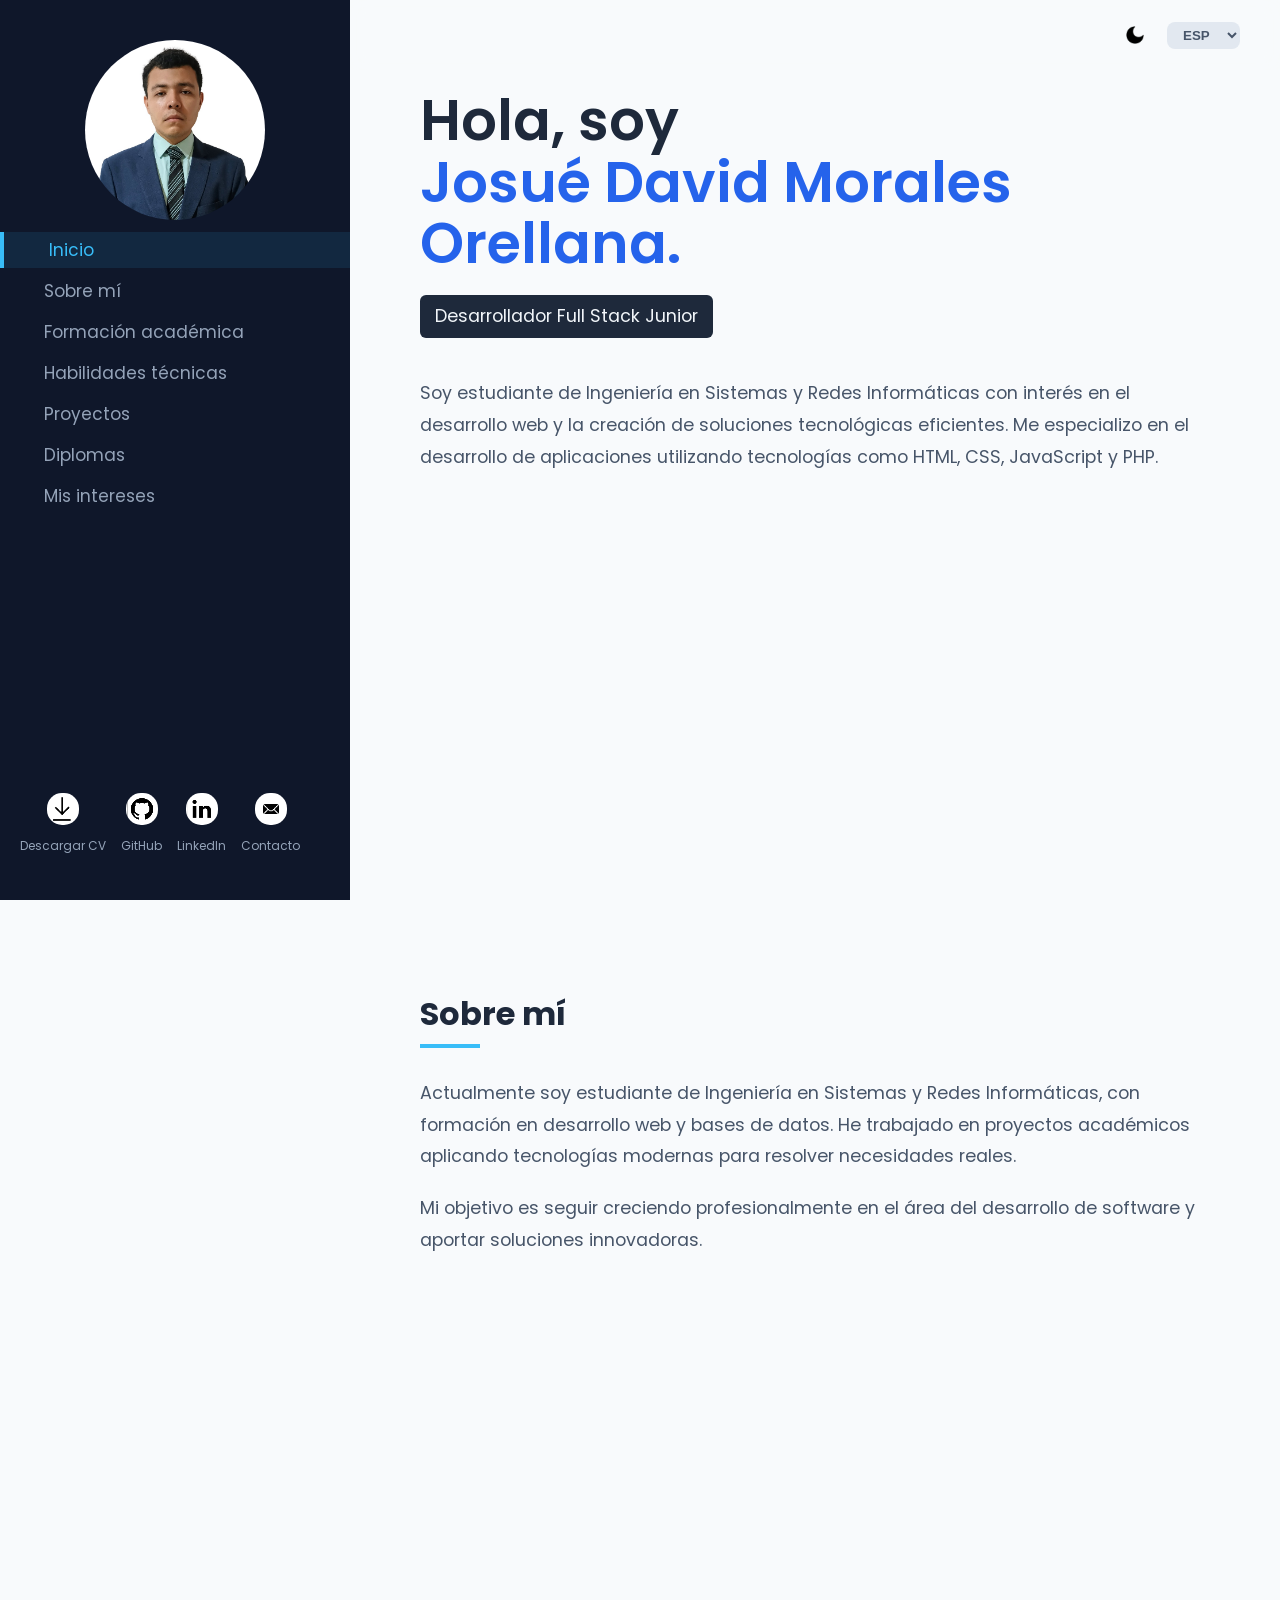
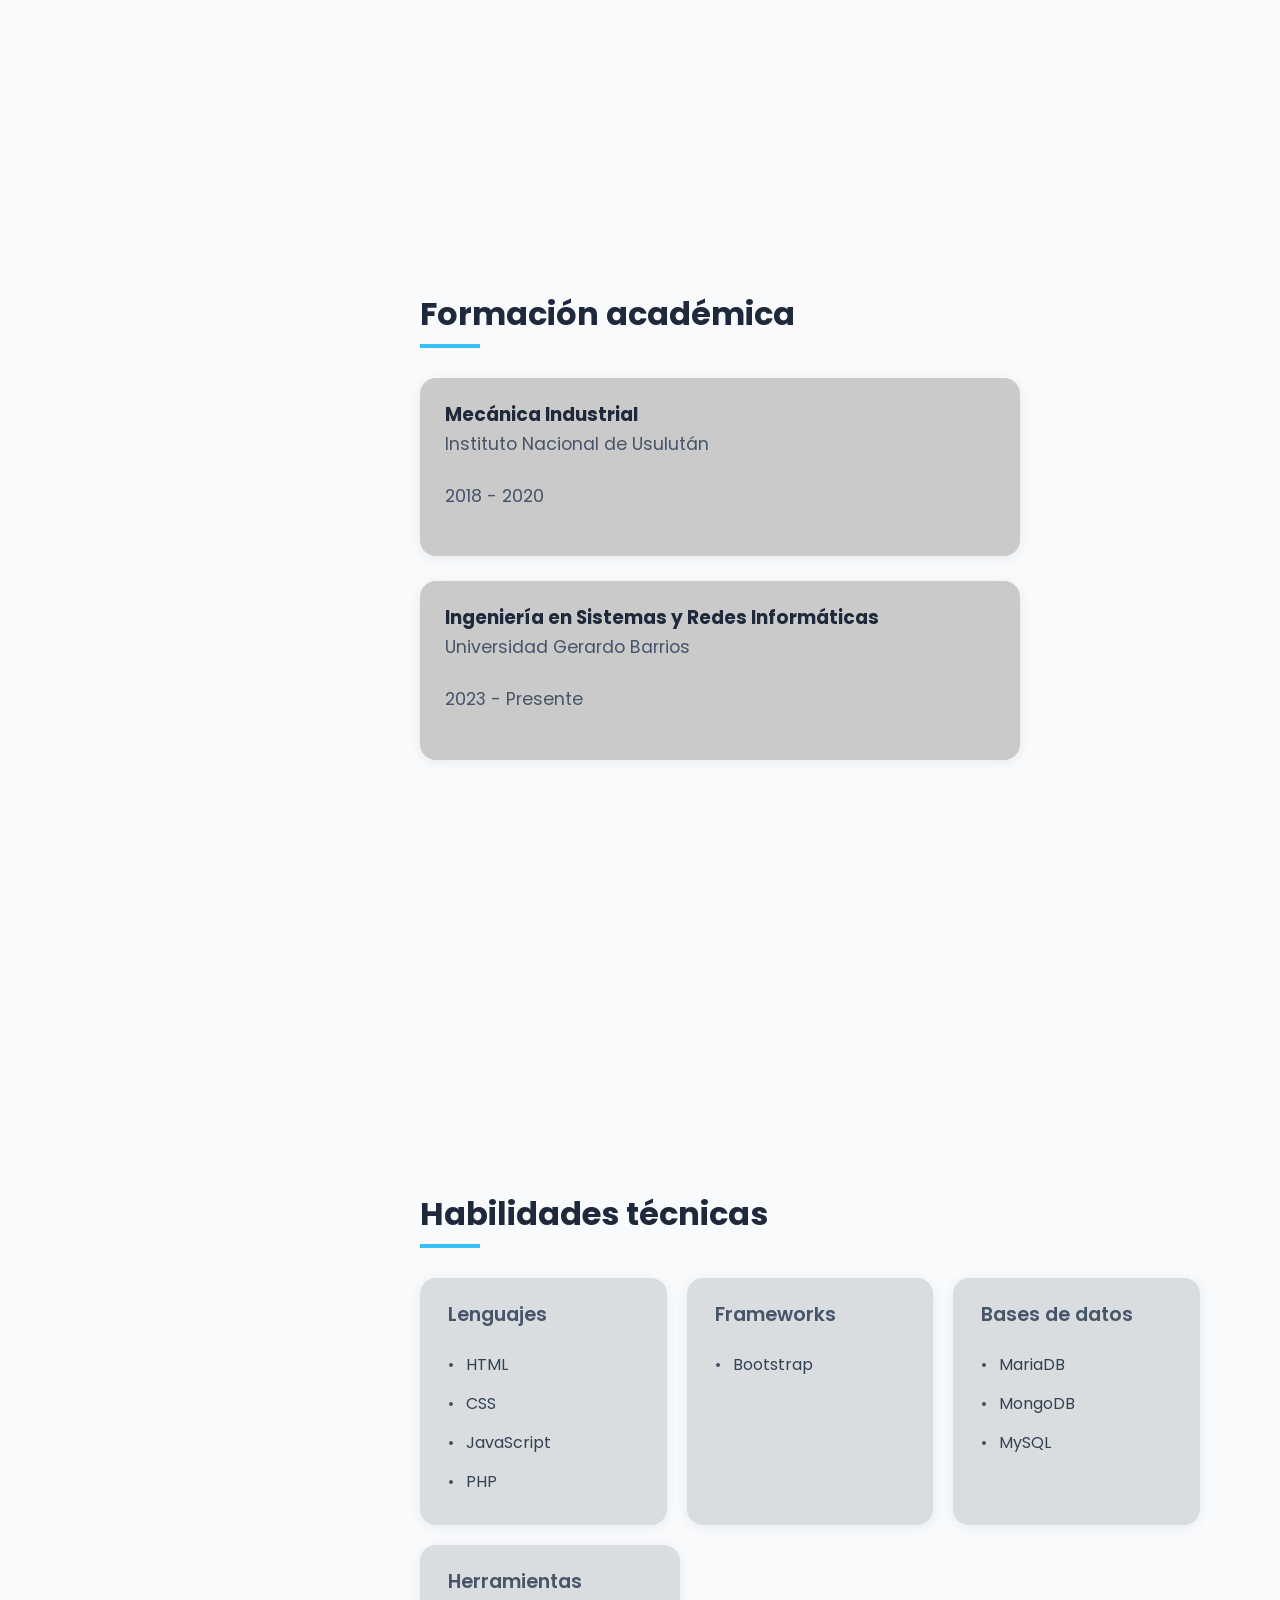
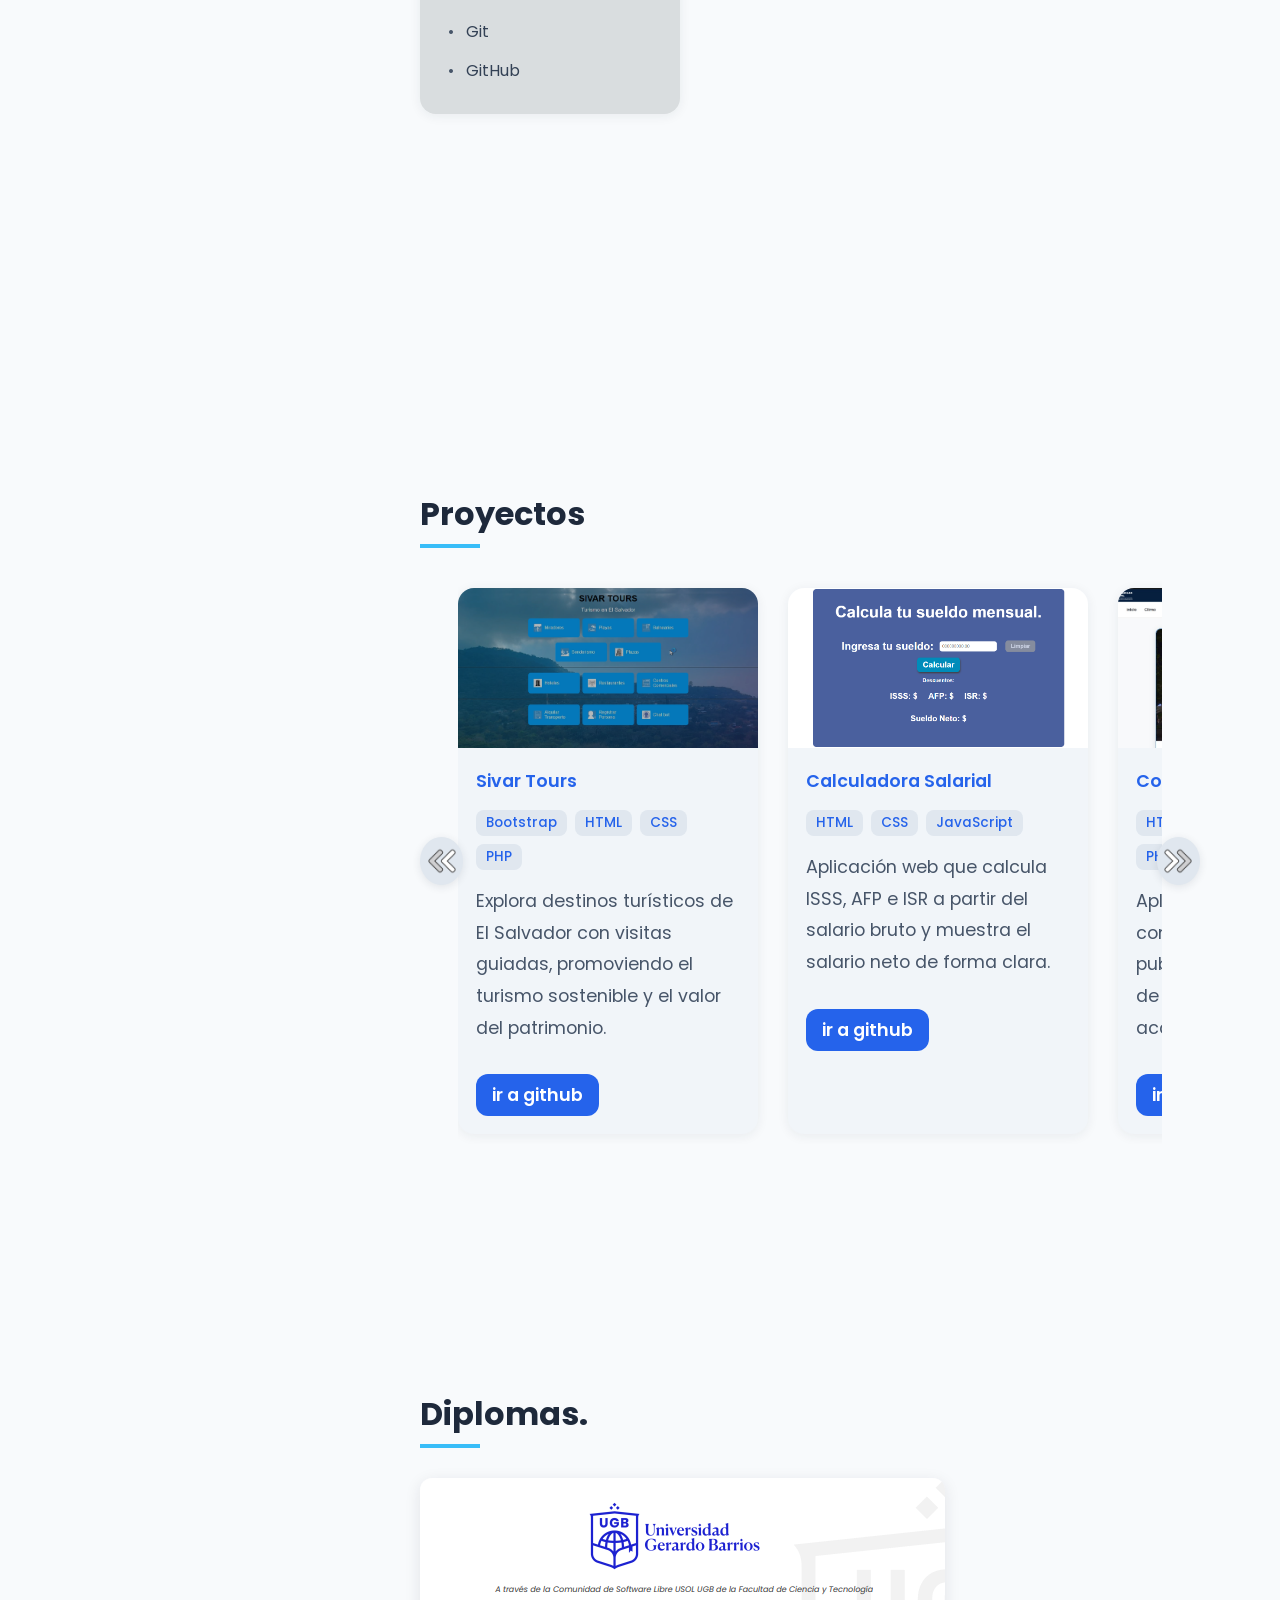
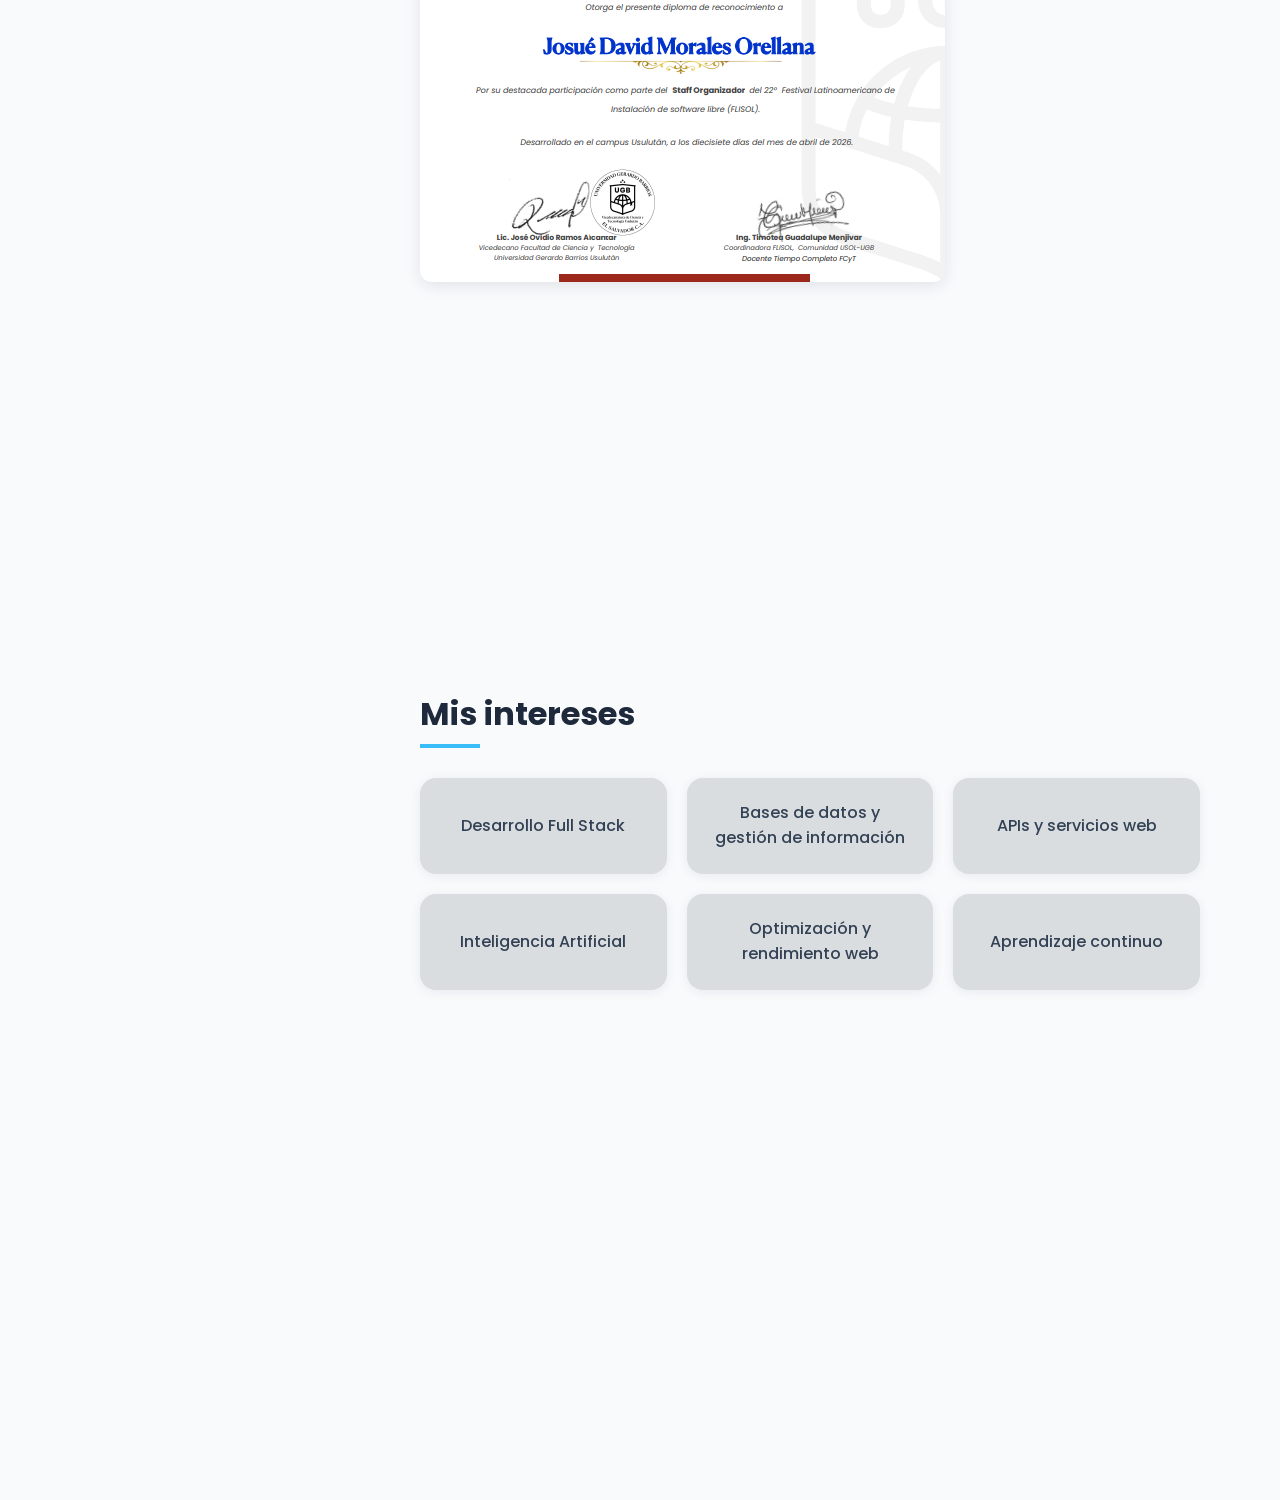
<file: index.html>
<!DOCTYPE html>
<html lang="es">
<head>
    <meta charset="UTF-8">
    <meta name="viewport" content="width=device-width, initial-scale=1.0">
    <title>Portafolio - Josué Morales</title>
    <link rel="stylesheet" href="estilo.css">
    <link href="https://fonts.googleapis.com/css2?family=Poppins:wght@300;400;600&display=swap" rel="stylesheet">
</head>
<body>

    <div class="contenedor">
        <aside class="BarraLateral">
            <div class="contenidoSuperior">
                <div class="perfilContenedor">
                    <img src="imagen/fotoPerfil.png" class="FotoPerfil" alt="Foto de Josué Morales">
                </div>
                
                <nav class="menuPrincipal">
                    <ul>
                        <li><a href="#inicio" class="nav-link active">Inicio</a></li>
                        <li><a href="#sobre-mi" class="nav-link">Sobre mí</a></li>
                        <li><a href="#formacion-academica" class="nav-link">Formación académica</a></li>
                        <li><a href="#habilidades" class="nav-link">Habilidades técnicas</a></li>
                        <li><a href="#proyectos" class="nav-link">Proyectos</a></li>
                        <li><a href="#diplomas" class="nav-link">Diplomas</a></li>
                        <li><a href="#mis-intereses" class="nav-link">Mis intereses</a></li>
                    </ul>
                </nav>
            </div>

            <footer class="pieBarraLateral">
                <div class="iconosSociales">
                    <a href="curriculum/Developer - Josue Morales.pdf" class="iconoItem" title="Descargar CV" target="_blank">
                        <img src="imagen/descarga.jpg" alt="CV">
                        <label class="descargaCV">Descargar CV</label>
                    </a>
                    <a href="https://github.com/josueorellana" class="iconoItem" title="GitHub" target="_blank">
                        <img src="imagen/github.png" alt="GitHub">
                        <label class="github">GitHub</label>
                    </a>
                    <a href="https://www.linkedin.com/in/josu%C3%A9-david-morales-orellana-44b73b3ab/" class="iconoItem" title="LinkedIn" target="_blank">
                        <img src="imagen/linkedin.png" alt="LinkedIn">
                        <label class="linkedin">LinkedIn</label>
                    </a>
                    <a href="contacto/contacto.html" class="iconoItem" title="contacto">
                        <img src="imagen/contacto.jpg" alt="contacto">
                        <label class="contacto">Contacto</label>
                    </a>
                </div>
            </footer>
        </aside>

        <main class="contenido">
            <header class="barraHerramientas">
                <div class="controles">
                    <img src="imagen/luna.png" class="iconoLuna" alt="Modo Oscuro">
                    <select id="seleccionIdioma2" class="seleccionIdioma2">
                        <option value="es">ESP</option>
                        <option value="en">ENG</option>
                    </select>
                </div>
            </header>

            <section id="inicio" class="seccion">
                <h1>Hola, soy <span>Josué David Morales Orellana.</span></h1>
                <p class="etiqueta-cargo"><span>Desarrollador Full Stack Junior</span></p>
                <p class="descripcion-intro">Soy estudiante de Ingeniería en Sistemas y Redes Informáticas con interés en el desarrollo web y la creación de soluciones tecnológicas eficientes. Me especializo en el desarrollo de aplicaciones utilizando tecnologías como HTML, CSS, JavaScript y PHP.</p>
            </section>

            <section id="sobre-mi" class="seccion">
                <h2>Sobre mí</h2>
                <p>Actualmente soy estudiante de Ingeniería en Sistemas y Redes Informáticas, con formación en desarrollo web y bases de datos. He trabajado en proyectos académicos aplicando tecnologías modernas para resolver necesidades reales.</p>
                <p>Mi objetivo es seguir creciendo profesionalmente en el área del desarrollo de software y aportar soluciones innovadoras.</p>
            </section>

            <section id="formacion-academica" class="seccion">
                <h2>Formación académica</h2>
                <div class="card-formacion">
                    <h3>Mecánica Industrial</h3>
                    <p>Instituto Nacional de Usulután</p>
                    <p>2018 - 2020</p>
                </div>
                <br>
                <div class="card-formacion">
                    <h3>Ingeniería en Sistemas y Redes Informáticas</h3>
                    <p>Universidad Gerardo Barrios</p>
                    <p>2023 - Presente</p>
                </div>
            </section>

            <section id="habilidades" class="seccion">
                <h2>Habilidades técnicas</h2>
                <div class="cards-habilidades">
                    <div class="card-habilidad">
                        <h3>Lenguajes</h3>
                        <ul>
                            <li>HTML</li>
                            <li>CSS</li>
                            <li>JavaScript</li>
                            <li>PHP</li>
                        </ul>
                    </div>
                    <div class="card-habilidad">
                        <h3>Frameworks</h3>
                        <ul>
                            <li>Bootstrap</li>
                        </ul>
                    </div>
                    <div class="card-habilidad">
                        <h3>Bases de datos</h3>
                        <ul>
                            <li>MariaDB</li>
                            <li>MongoDB</li>
                            <li>MySQL</li>
                        </ul>
                    </div>
                    <div class="card-habilidad">
                        <h3>Herramientas</h3>
                        <ul>
                            <li>Git</li>
                            <li>GitHub</li>
                        </ul>
                    </div>
                </div>
            </section>

            <section id="proyectos" class="seccion">
                <h2>Proyectos</h2>
                <div class="carrusel-proyectos">
                    <button class="carrusel-btn carrusel-btn-izq">
                        <img src="imagen/izquierda.png" alt="Izquierda" class="icono-flecha-izq">
                    </button>
                    <div class="carrusel-track">
                        <div class="card-proyecto">
                            <img src="imagen/sivar_tours.png" alt="Proyecto 1">
                            <div class="card-proyecto-info">
                                <h3>Sivar Tours</h3>
                                <div class="tecnologias">
                                    <span>Bootstrap</span><span>HTML</span><span>CSS</span><span>PHP</span>
                                </div>
                                <p>Explora destinos turísticos de El Salvador con visitas guiadas, promoviendo el turismo sostenible y el valor del patrimonio.</p>
                                <a class="irGithub" href="https://github.com/JosueInge/Enginer-Team" target="_blank">ir a github</a>
                            </div>
                        </div>
                        <div class="card-proyecto">
                            <img src="imagen/calculadoraSalarial.png" alt="Proyecto 2">
                            <div class="card-proyecto-info">
                                <h3>Calculadora Salarial</h3>
                                <div class="tecnologias">
                                    <span>HTML</span><span>CSS</span><span>JavaScript</span>
                                </div>
                                <p>Aplicación web que calcula ISSS, AFP e ISR a partir del salario bruto y muestra el salario neto de forma clara.</p>
                                <a class="irGithub" href="https://github.com/josueorellana/Calculo_Salario_El_salvador" target="_blank">ir a github</a>
                            </div>
                        </div>
                        <div class="card-proyecto">
                            <img src="imagen/comunicado_digital.png" alt="Proyecto 3">
                            <div class="card-proyecto-info">
                                <h3>Comunicado Digital</h3>
                                <div class="tecnologias">
                                    <span>HTML</span><span>CSS</span><span>JavaScript</span><span>PHP</span><span>MySQL</span><span>Bootstrap</span>
                                </div>
                                <p>Aplicación web tipo periódico comunitario que permite publicar y gestionar noticias de forma organizada y accesible.</p>
                                <a class="irGithub" href="https://github.com/JosueInge/Enginer-Team" target="_blank">ir a github</a>
                            </div>
                        </div>
                    </div>
                    <button class="carrusel-btn carrusel-btn-der">
                        <img src="imagen/derecha.png" alt="Derecha" class="icono-flecha-der">
                    </button>
                </div>
            </section>

            <section id="diplomas" class="seccion">
                <h2>Diplomas.</h2>
                <img src="imagen/DIPLOMA-FINAL-23.png" alt="Diplomas" class="diplomas-imagen">
            </section>

            <section id="mis-intereses" class="seccion">
                <h2>Mis intereses</h2>
                <div class="cards-intereses">
                    <div class="card-interes">Desarrollo Full Stack</div>
                    <div class="card-interes">Bases de datos y gestión de información</div>
                    <div class="card-interes">APIs y servicios web</div>
                    <div class="card-interes">Inteligencia Artificial</div>
                    <div class="card-interes">Optimización y rendimiento web</div>
                    <div class="card-interes">Aprendizaje continuo</div>
                </div>
            </section>
        </main>
    </div>

    <script src="vista.js"></script>
</body>
</html>
</file>
<file: estilo.css>
/* Carrusel de proyectos */
.carrusel-proyectos {
    display: flex;
    align-items: center;
    gap: 5px;
    margin-top: 30px;
    position: relative;
    width: 100%;
}

.carrusel-track {
    display: flex;
    overflow-x: hidden; /* Oculta el scroll */
    scroll-behavior: smooth;
    gap: 30px;
    padding: 10px 0;
    width: 100%;
}

/* Oculta la barra de scroll en navegadores modernos */
.carrusel-track::-webkit-scrollbar {
    display: none;
}
.carrusel-track {
    -ms-overflow-style: none;
    scrollbar-width: none;
}

.carrusel-btn {
    background: #e0e7ef;
    border: none;
    border-radius: 50%;
    width: 48px;
    height: 48px;
    display: flex;
    align-items: center;
    justify-content: center;
    cursor: pointer;
    box-shadow: 0 2px 8px rgba(30,41,59,0.10);
    transition: background 0.2s, transform 0.2s;
    z-index: 2;
}
.carrusel-btn:hover {
    background: #38bdf8;
    transform: scale(1.08);
}
.carrusel-btn img {
    width: 28px;
    height: 28px;
}
.carrusel-btn-izq {
    margin-right: -10px;
    z-index: 2;
}
.carrusel-btn-der {
    margin-left: -10px;
    z-index: 2;
}
.carrusel-proyectos {
    align-items: center;
    width: 100%;
}

.card-proyecto {
    background: #f1f5f9;
    border-radius: 16px;
    box-shadow: 0 2px 12px rgba(30,41,59,0.07);
    min-width: 300px;
    max-width: 320px;
    flex: 0 0 300px;
    display: flex;
    flex-direction: column;
    overflow: hidden;
    transition: transform 0.2s, box-shadow 0.2s;
}
.card-proyecto:hover {
    transform: translateY(-6px) scale(1.03);
    box-shadow: 0 6px 24px rgba(56,189,248,0.13);
}
.card-proyecto img {
    width: 100%;
    height: 160px;
    object-fit: cover;
    background: #cbd5e1;
}
.card-proyecto-info {
    padding: 20px 18px 18px 18px;
    display: flex;
    flex-direction: column;
    gap: 10px;
}
.card-proyecto-info h3 {
    color: #2563eb;
    font-size: 1.1rem;
    margin-bottom: 6px;
    font-weight: 600;
}
.tecnologias {
    display: flex;
    flex-wrap: wrap;
    gap: 8px;
    margin-bottom: 6px;
}
.tecnologias span {
    background: #e0e7ef;
    color: #2563eb;
    font-size: 0.85rem;
    padding: 3px 10px;
    border-radius: 8px;
    font-weight: 500;
}
.card-proyecto-info p {
    color: #334155;
    font-size: 0.98rem;
    margin: 0;
}

.irGithub {
    margin-top: auto;
    align-self: flex-start;
    text-decoration: none;
    border-radius: 12px;
    padding: 8px 16px;
    background-color: #2563eb;
    color: #ffffff;
    font-weight: 600;
    font-size: 1.1rem;
    transition: color 0.2s;
}

.irGithub:hover {
    color: #334155;
}

* {
    margin: 0;
    padding: 0;
    box-sizing: border-box;
}

body {
    background-color: #f8fafc; /* Un gris más suave */
    font-family: 'Poppins', sans-serif;
    color: #1e293b;
    overflow-x: hidden;
}

.contenedor {
    display: flex;
    width: 100%;
}

/* --- BARRA LATERAL --- */
.BarraLateral {
    width: 350px; /* Reducido un poco para mejor equilibrio */
    height: 100vh;
    background-color: #0f172a; /* Azul noche más profundo */
    color: rgb(160, 18, 18);
    position: fixed;
    display: flex;
    flex-direction: column;
    justify-content: space-between;
    padding: 40px 0;
    z-index: 1001;
}

.perfilContenedor {
    text-align: center;
    margin-bottom: 5px;
}

.FotoPerfil {
    width: 180px;
    height: 180px;
    border-radius: 50%;
    border: 3px;
    object-fit: cover;
}

/* Menú alineado a la izquierda */
.menuPrincipal ul {
    list-style: none;
}

.menuPrincipal ul li {
    margin: 5px 0;
}

.menuPrincipal ul li a {
    color: #94a3b8;
    text-decoration: none;
    display: block;
    padding: 5px 40px;
    font-size: 17px;
    transition: all 0.3s ease;
    border-left: 4px solid transparent;
}

.menuPrincipal ul li a:hover, 
.menuPrincipal ul li a.active {
    color: #38bdf8;
    background-color: rgba(56, 189, 248, 0.1);
    border-left: 4px solid #38bdf8;
    padding-left: 45px; /* Pequeño desplazamiento al hacer hover */
}

/* Pie de barra lateral con iconos sociales */
.pieBarraLateral {
    text-align: center;
    padding: 0 20px;
}

.iconosSociales {
    display: flex;
    justify-content: left;
    gap: 15px;
    margin-bottom: 5px;
}

.iconosSociales a {
  text-decoration: none;
}

.descargaCV, .github, .linkedin, .contacto {
    display: block;
    font-size: 12px;
    color: #94a3b8;
    margin-top: 5px;
    transition: 0.3s;
}

.iconoItem img {
    width: 32px;
    height: 32px;
    border-radius: 15px;
    filter: grayscale(100%) brightness(150%);
    transition: 0.3s;
}

.iconoItem:hover img {
    filter: grayscale(0%) brightness(100%);
    transform: translateY(-3px);
}

/* --- CONTENIDO PRINCIPAL --- */
.contenido {
    margin-left: 340px;
    width: calc(100% - 340px);
    min-height: 100vh;
}

/* Encabezado superior derecho */
.barraHerramientas {
    position: fixed;
    top: 0;
    right: 0;
    width: calc(100% - 320px);
    height: 70px;
    display: flex;
    justify-content: flex-end;
    align-items: center;
    padding: 0 40px;
    background-color: rgba(248, 250, 252, 0.8);
    backdrop-filter: blur(10px);
    z-index: 1000;
}

.controles {
    display: flex;
    align-items: center;
    gap: 20px;
}

.iconoLuna {
    width: 24px;
    cursor: pointer;
    transition: 0.3s;
}

.seleccionIdioma2 {
    background: #e2e8f0;
    border: none;
    padding: 5px 12px;
    border-radius: 8px;
    font-weight: 600;
    color: #475569;
    cursor: pointer;
}

/* Secciones */
.seccion {
    padding: 90px 80px 60px; /* Más aire a los lados */
    min-height: 100vh;
    max-width: 1000px;
}

.seccion h1 {
    font-size: 3.5rem;
    font-weight: 600;
    line-height: 1.1;
    margin-bottom: 20px;
}

.seccion h1 span {
    color: #2563eb;
    display: block;
}

.etiqueta-cargo span {
    display: inline-block;
    background-color: #1e293b;
    color: #f1f5f9;
    padding: 6px 15px;
    border-radius: 6px;
    font-weight: 400;
    margin-bottom: 20px;
}

.descripcion-intro, .seccion p {
    font-size: 1.1rem;
    line-height: 1.8;
    color: #475569;
    margin-bottom: 20px;
}

.seccion h2 {
    font-size: 2rem;
    margin-bottom: 30px;
    position: relative;
    padding-bottom: 10px;
}

.seccion h2::after {
    content: '';
    position: absolute;
    bottom: 0;
    left: 0;
    width: 60px;
    height: 4px;
    background: #38bdf8;
}

.card-formacion {
    background: #cacaca;
    border-radius: 16px;
    box-shadow: 0 2px 12px rgba(30,41,59,0.07);
    padding: 22px 25px 24px 25px;
    max-width: 600px;
}

/* Tarjetas de habilidades técnicas */
.cards-habilidades {
    display: flex;
    flex-wrap: wrap;
    gap: 20px;
    margin-top: 30px;
}

.card-habilidad {
    background: #d9dddf;
    border-radius: 16px;
    box-shadow: 0 2px 12px rgba(30,41,59,0.07);
    padding: 22px 28px 24px 28px;
    min-width: 220px;
    flex: 1 1 220px;
    max-width: 260px;
    transition: transform 0.2s, box-shadow 0.2s;
}

.card-habilidad:hover {
    transform: translateY(-6px) scale(1.03);
    box-shadow: 0 6px 24px rgba(56,189,248,0.13);
}

.card-habilidad h3 {
    color: #475569;
    font-size: 1.2rem;
    margin-bottom: 16px;
    font-weight: 600;
}

.card-habilidad ul {
    list-style: none;
    padding: 0;
}

.card-habilidad ul li {
    padding: 7px 0 7px 18px;
    position: relative;
    color: #334155;
    font-size: 1rem;
}

.card-habilidad ul li::before {
    content: '•';
    position: absolute;
    left: 0;
    color: #475569;
    font-size: 1rem;
}

.cards-intereses {
    display: flex;
    flex-wrap: wrap;
    gap: 20px;
    margin-top: 30px;
}

.card-interes {
    background: #d9dddf;
    border-radius: 16px;
    box-shadow: 0 2px 12px rgba(30,41,59,0.07);
    padding: 22px 28px 24px 28px;
    min-width: 220px;
    flex: 1 1 220px;
    max-width: 260px;
    transition: transform 0.2s, box-shadow 0.2s;
    color: #334155;
    font-size: 1rem;
    font-weight: 500;
    display: flex;
    align-items: center;
    justify-content: center;
    text-align: center;
}

.card-interes:hover {
    transform: translateY(-6px) scale(1.03);
    box-shadow: 0 6px 24px rgba(56,189,248,0.13);
}

.lista-blanda {
    list-style: none;
}

.lista-blanda li {
    padding: 8px 0;
    padding-left: 25px;
    position: relative;
}

.lista-blanda li::before {
    content: '→';
    position: absolute;
    left: 0;
    color: #38bdf8;
}

.diplomas-imagen {
    max-width: 800px;
    height: auto;
    display: block;
    border-radius: 12px;
    box-shadow: 0 4px 16px rgba(25, 34, 49, 0.1);
    transition: transform 0.2s, box-shadow 0.2s;
}

/* MODO OSCURO (Contenido) */
.contenido.dark-mode {
    background-color: #0f172a;
    color: white;
}

.contenido.dark-mode .barraHerramientas {
    background-color: rgba(15, 23, 42, 0.8);
}

.contenido.dark-mode .card-interes {
    background: #1e293b;
    color: #e2e8f0;
}

.contenido.dark-mode .descripcion-intro, 
.contenido.dark-mode .seccion p {
    color: #94a3b8;
}

.contenido.dark-mode .seccion h1 {
    color: white;
}

@media (max-width: 991px) {
    .BarraLateral {
        width: 280px;
    }

    .contenido {
        margin-left: 280px;
        width: calc(100% - 280px);
    }

    .barraHerramientas {
        width: calc(100% - 280px);
    }

    .seccion {
        padding: 15px 48px 56px;
    }

    .seccion h1 {
        font-size: 3rem;
    }
}

@media (max-width: 767px) {
    html {
        scroll-padding-top: 80px;
    }

    #diplomas,
    #mis-intereses {
        display: flex;
        flex-direction: column;
        align-items: center;
        text-align: center;
        padding-top: 24px;
    }

    #diplomas h2,
    #mis-intereses h2 {
        margin-bottom: 16px;
    }

    .diplomas-imagen {
        width: 100%;
        max-width: 100%;
        height: auto;
        display: block;
    }

    .contenedor {
        flex-direction: column;
    }

    .BarraLateral {
        position: relative;
        width: 100%;
        height: auto;
        min-height: auto;
        padding: 28px 20px 24px;
        gap: 24px;
    }

    .contenidoSuperior {
        display: flex;
        flex-direction: column;
        gap: 24px;
    }

    .perfilContenedor {
        margin-bottom: 0;
    }

    .FotoPerfil {
        width: 120px;
        height: 120px;
    }

    .menuPrincipal ul {
        display: flex;
        flex-wrap: wrap;
        justify-content: center;
        gap: 10px;
    }

    .menuPrincipal ul li {
        margin: 0;
    }

    .menuPrincipal ul li a {
        padding: 10px 14px;
        font-size: 15px;
        border-left: none;
        border-bottom: 3px solid transparent;
        border-radius: 10px;
        background-color: rgba(148, 163, 184, 0.08);
    }

    .menuPrincipal ul li a:hover,
    .menuPrincipal ul li a.active {
        padding-left: 14px;
        border-left: none;
        border-bottom-color: #38bdf8;
    }

    .pieBarraLateral {
        padding: 0;
    }

    .iconosSociales {
        justify-content: center;
        flex-wrap: wrap;
        gap: 18px;
    }

    .contenido {
        margin-left: 0;
        width: 100%;
    }

    .barraHerramientas {
        position: sticky;
        width: 100%;
        padding: 14px 20px;
        height: auto;
        justify-content: center;
    }

    .controles {
        width: 100%;
        justify-content: center;
    }

    .seccion {
        min-height: auto;
        max-width: 100%;
        padding: 15px 20px;
        scroll-margin-top: 80px;
    }

    .seccion h1 {
        font-size: 2.4rem;
    }

    .seccion h2 {
        font-size: 1.75rem;
        margin-bottom: 24px;
    }

    .descripcion-intro,
    .seccion p {
        font-size: 1rem;
        line-height: 1.7;
    }

    .card-formacion,
    .card-habilidad {
        max-width: 100%;
    }

    .card-habilidad,
    .card-interes {
        min-width: 0;
        flex: 1 1 100%;
    }

    .cards-intereses {
        justify-content: center;
    }

    .card-interes {
        flex: 0 1 auto;
        width: auto;
        max-width: 280px;
    }

    .cards-habilidades {
        gap: 16px;
    }

    .carrusel-proyectos {
        gap: 0;
    }

    .carrusel-btn {
        display: none;
    }

    .carrusel-track {
        overflow-x: auto;
        scroll-snap-type: x mandatory;
        padding: 10px 2px 10px 0;
        gap: 16px;
    }

    .card-proyecto {
        min-width: calc(100vw - 56px);
        max-width: calc(100vw - 56px);
        flex: 0 0 calc(100vw - 56px);
        scroll-snap-align: start;
    }
}

@media (max-width: 480px) {
    #diplomas {
        padding: 18px 8px 24px;
    }

    #diplomas h2 {
        font-size: 1.4rem;
        line-height: 1.3;
    }

    .diplomas-imagen {
        width: 100%;
        max-width: 100%;
        border-radius: 10px;
    }

    .BarraLateral {
        padding: 24px 16px 20px;
    }

    .menuPrincipal ul {
        gap: 8px;
    }

    .menuPrincipal ul li a {
        width: 100%;
        text-align: center;
    }

    .seccion {
        padding: 15px 16px;
    }

    .seccion h1 {
        font-size: 1.95rem;
    }

    .etiqueta-cargo span {
        font-size: 0.95rem;
        line-height: 1.5;
    }

    .card-formacion,
    .card-habilidad,
    .card-interes,
    .card-proyecto-info {
        padding-left: 16px;
        padding-right: 16px;
    }

    .card-proyecto {
        min-width: calc(100vw - 32px);
        max-width: calc(100vw - 32px);
        flex-basis: calc(100vw - 32px);
    }

    .irGithub {
        width: 100%;
        text-align: center;
    }
}
</file>
